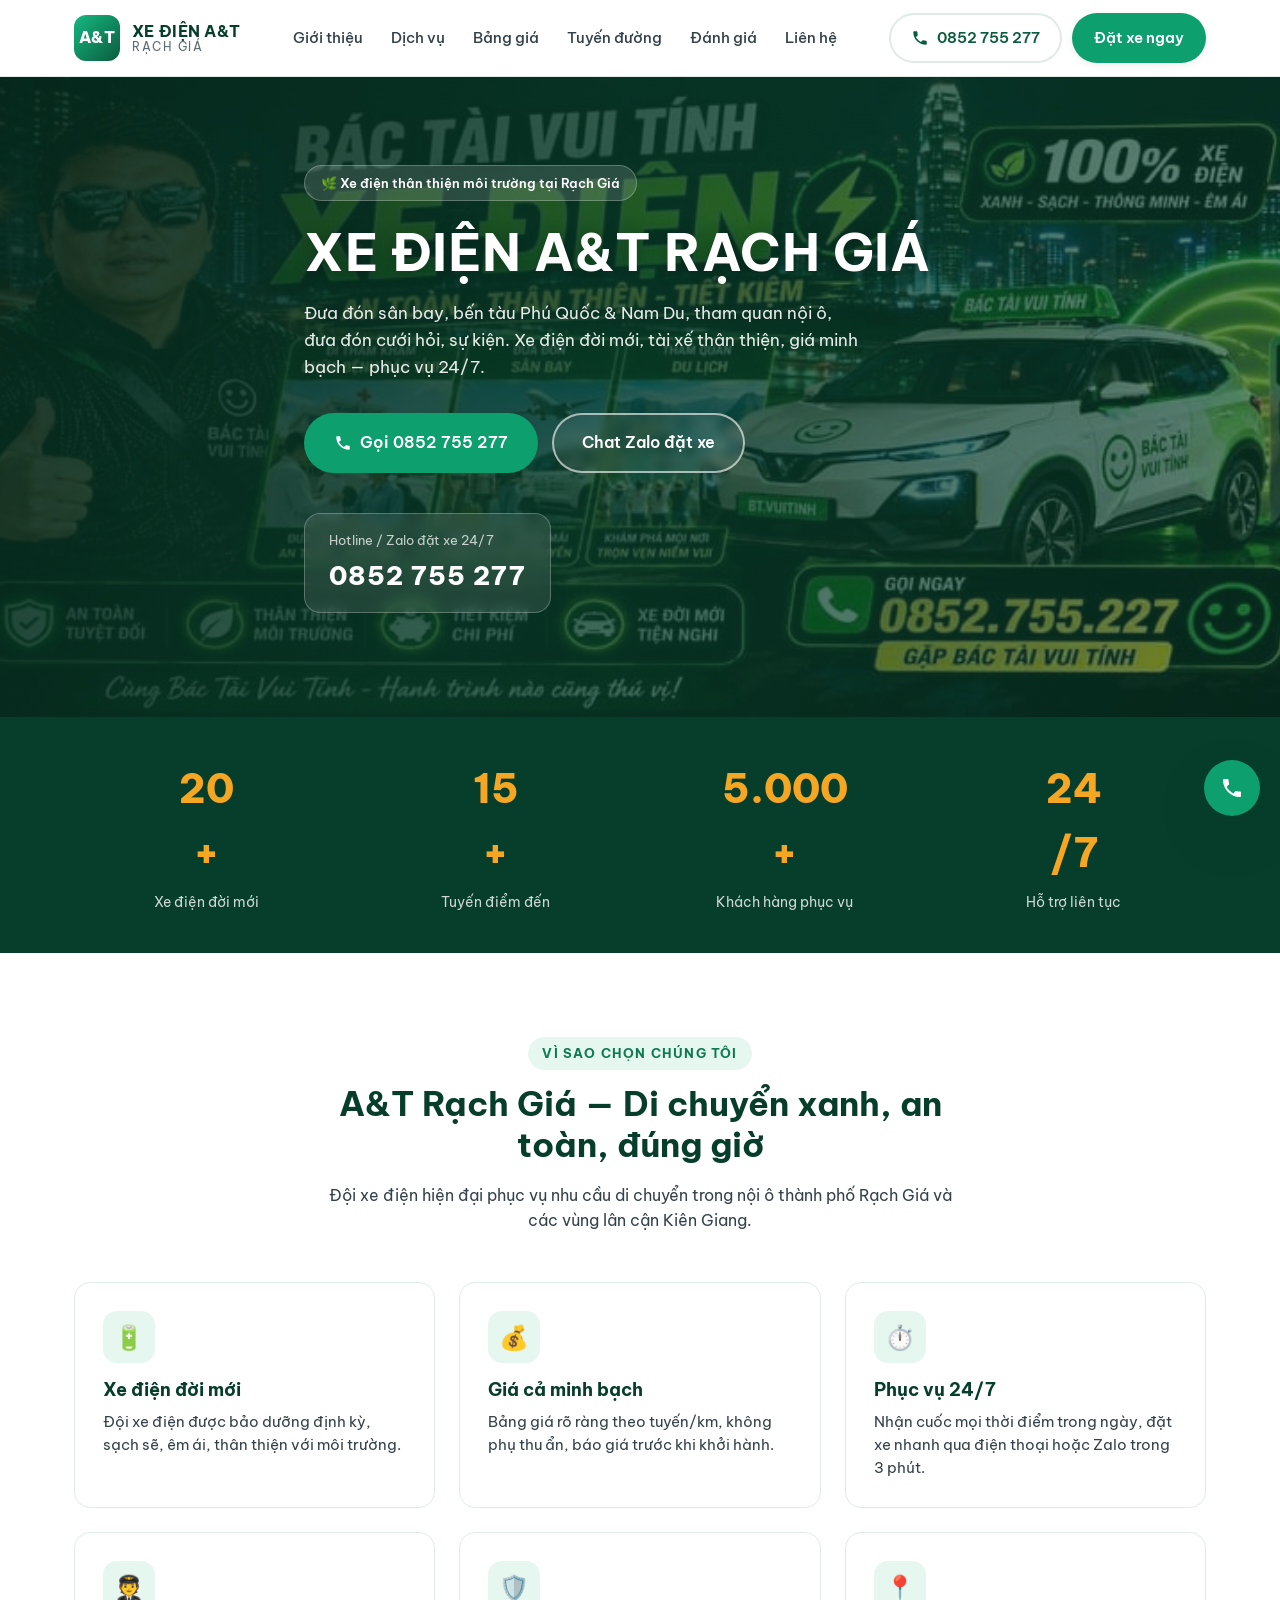
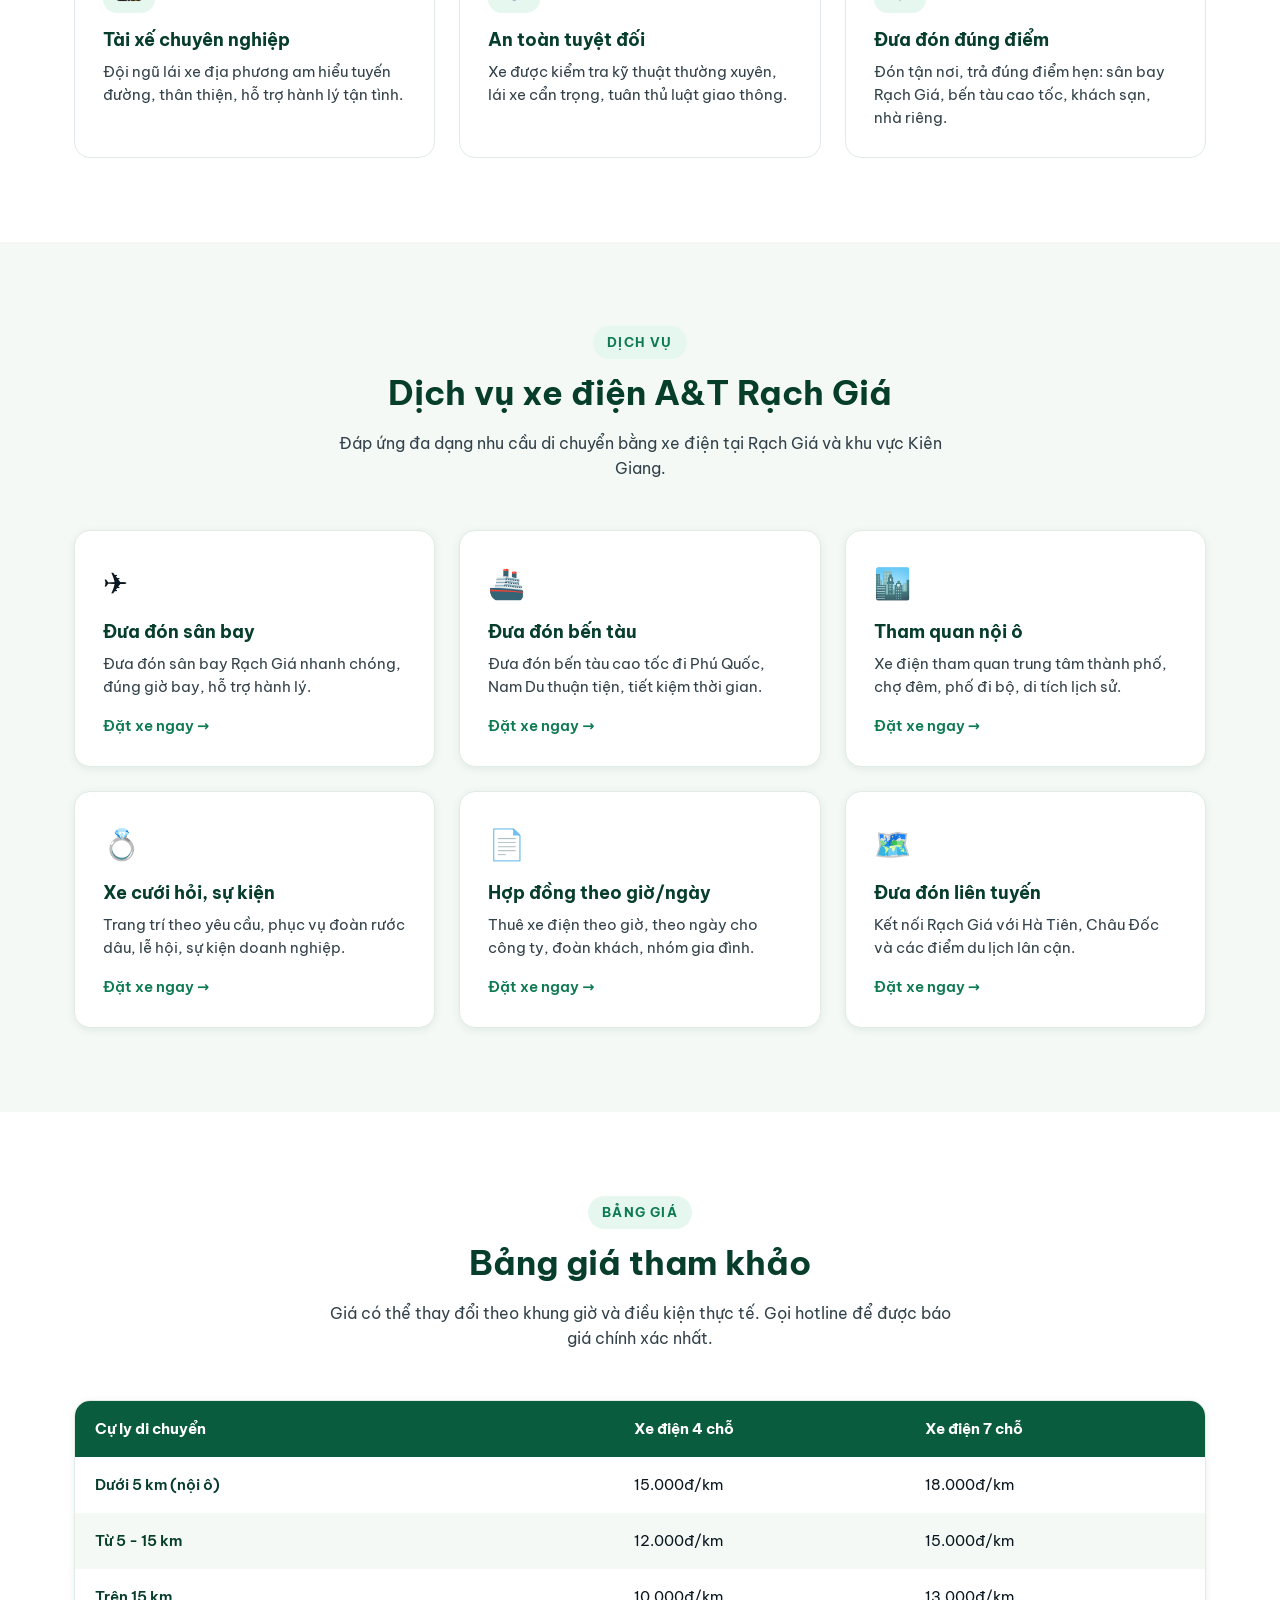
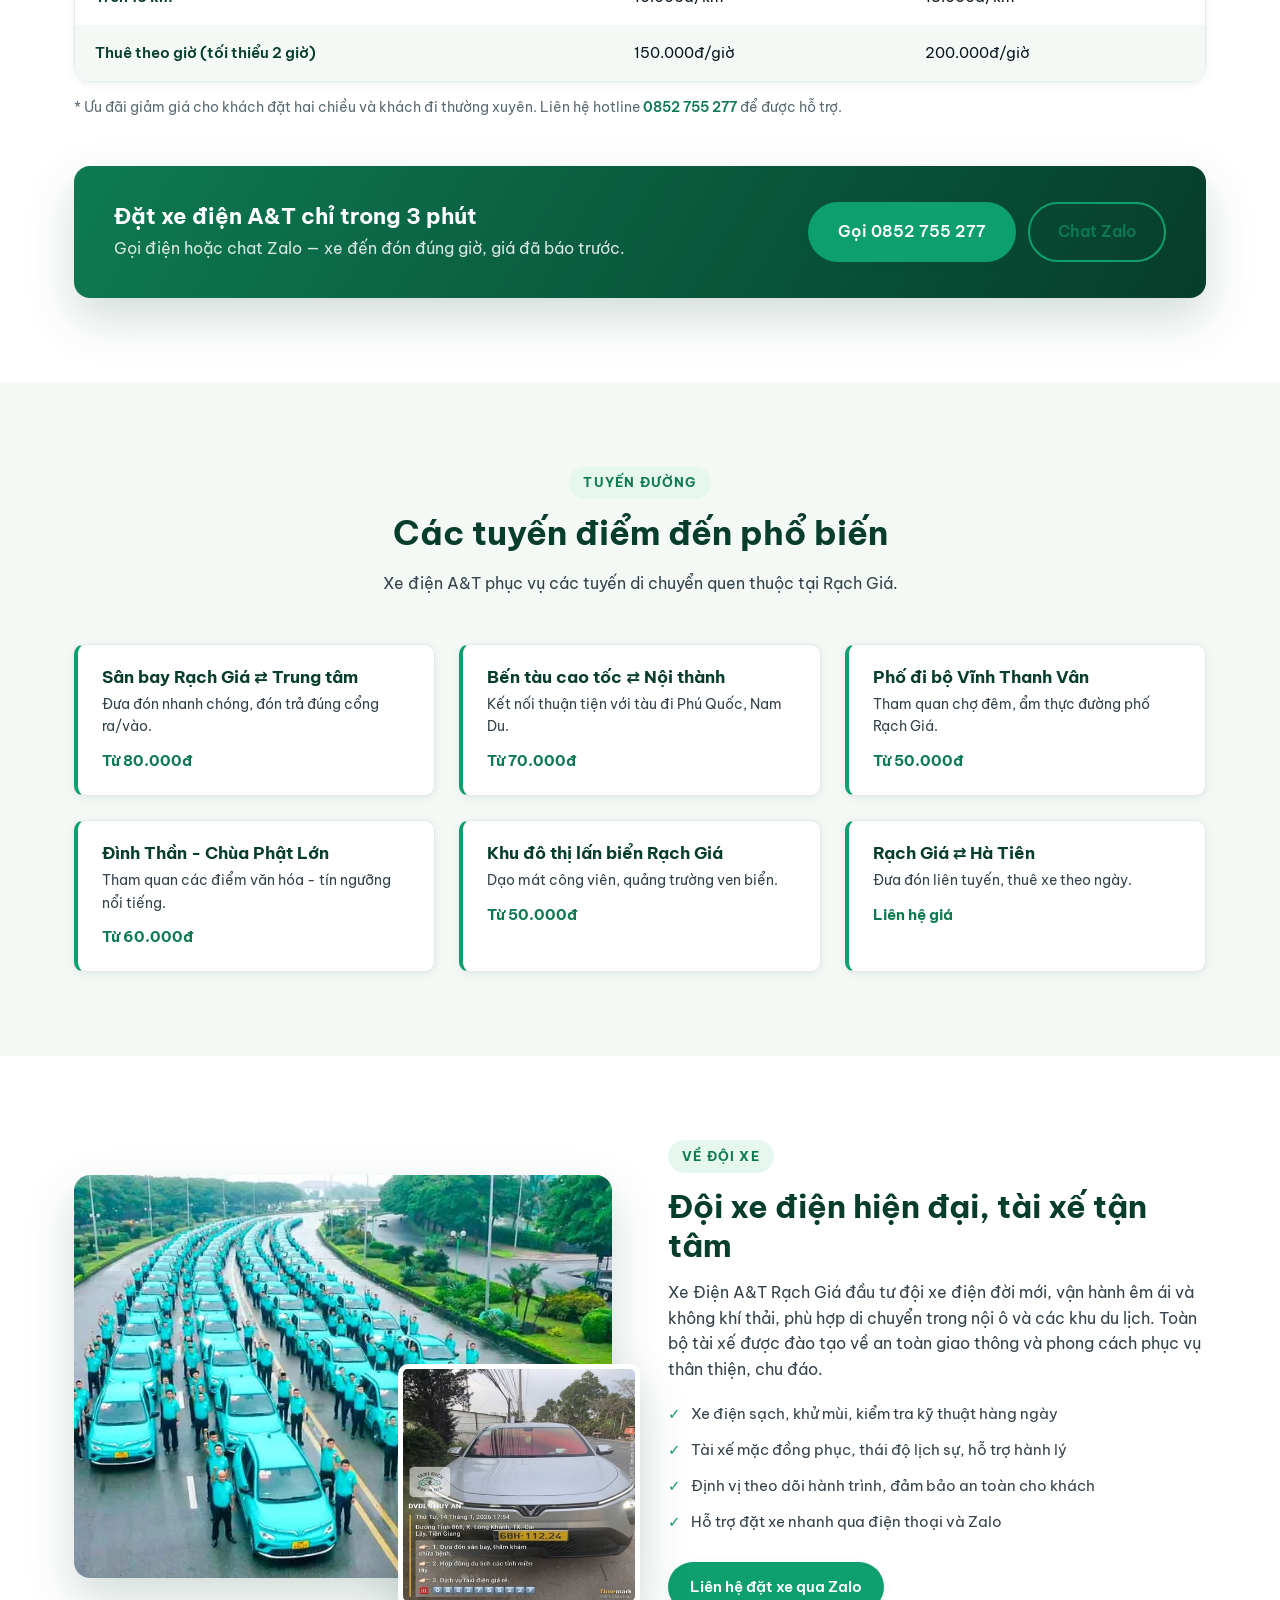
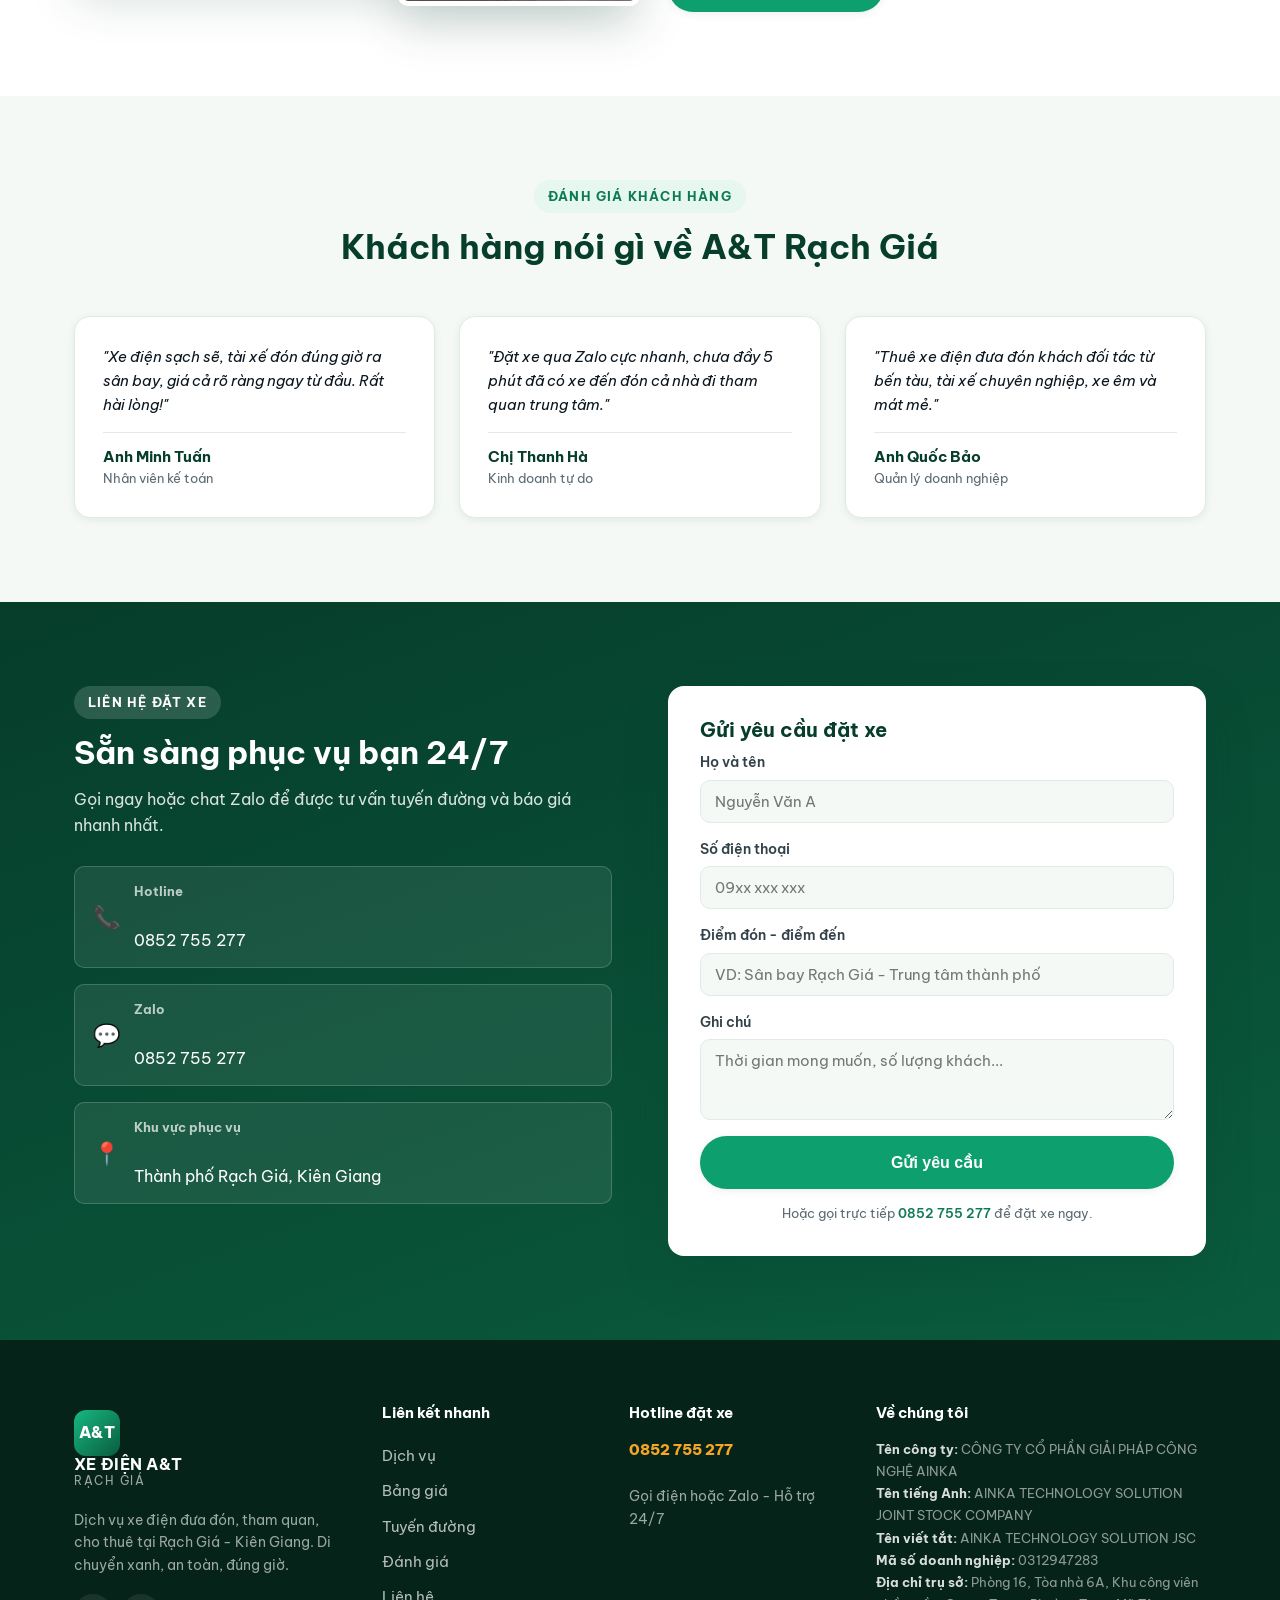
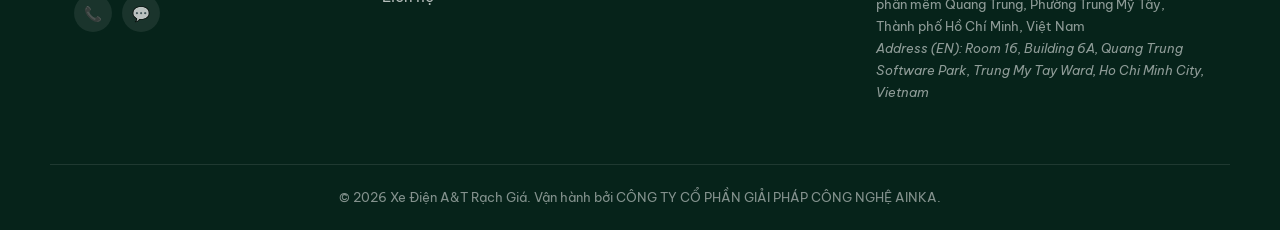
<file: index.html>
<!DOCTYPE html>
<html lang="vi">
<head>
<meta charset="UTF-8">
<meta name="viewport" content="width=device-width, initial-scale=1.0">
<title>XE ĐIỆN A&amp;T RẠCH GIÁ - Xe điện đưa đón, cho thuê, du lịch Rạch Giá</title>
<meta name="description" content="Xe Điện A&T Rạch Giá - Dịch vụ xe điện đưa đón sân bay, bến tàu Phú Quốc, du lịch, cưới hỏi, sự kiện tại Rạch Giá, Kiên Giang. Hotline/Zalo 0852 755 277.">
<link rel="icon" href="data:image/svg+xml,<svg xmlns=%22http://www.w3.org/2000/svg%22 viewBox=%220 0 100 100%22><rect width=%22100%22 height=%22100%22 rx=%2220%22 fill=%22%230e9f6e%22/><text x=%2250%22 y=%2262%22 font-size=%2244%22 font-family=%22Arial,sans-serif%22 font-weight=%22bold%22 fill=%22white%22 text-anchor=%22middle%22>AT</text></svg>">
<link rel="preconnect" href="https://fonts.googleapis.com">
<link rel="preconnect" href="https://fonts.gstatic.com" crossorigin>
<link href="https://fonts.googleapis.com/css2?family=Be+Vietnam+Pro:wght@400;500;600;700;800&display=swap" rel="stylesheet">
<link rel="stylesheet" href="./css/styles.css">
</head>
<body>

<!-- Sticky call bar (mobile) -->
<div class="mobile-callbar">
  <a href="tel:0852755277" class="mobile-callbar__btn mobile-callbar__btn--call">
    <svg viewBox="0 0 24 24"><path d="M6.6 10.8c1.4 2.8 3.8 5.1 6.6 6.6l2.2-2.2c.3-.3.7-.4 1-.2 1.1.4 2.3.6 3.6.6.6 0 1 .4 1 1V20c0 .6-.4 1-1 1C10.6 21 3 13.4 3 4c0-.6.4-1 1-1h3.5c.6 0 1 .4 1 1 0 1.3.2 2.5.6 3.6.1.4 0 .8-.2 1L6.6 10.8z"/></svg>
    Gọi ngay
  </a>
  <a href="https://zalo.me/0852755277" target="_blank" rel="noopener" class="mobile-callbar__btn mobile-callbar__btn--zalo">
    <svg viewBox="0 0 24 24"><path d="M12 2C6.5 2 2 5.9 2 10.7c0 2.7 1.4 5.1 3.7 6.8-.2.9-.7 2.4-.9 3.1-.1.3.2.5.5.4 1-.4 2.6-1.1 3.5-1.6.7.2 1.5.2 2.2.2 5.5 0 10-3.9 10-8.7S17.5 2 12 2z"/></svg>
    Chat Zalo
  </a>
</div>

<header class="site-header">
  <div class="container header-inner">
    <a href="#top" class="brand">
      <span class="brand__mark">A&amp;T</span>
      <span class="brand__text">
        <strong>XE ĐIỆN A&amp;T</strong>
        <small>RẠCH GIÁ</small>
      </span>
    </a>

    <nav class="main-nav" id="main-nav">
      <a href="#gioi-thieu">Giới thiệu</a>
      <a href="#dich-vu">Dịch vụ</a>
      <a href="#bang-gia">Bảng giá</a>
      <a href="#tuyen-duong">Tuyến đường</a>
      <a href="#danh-gia">Đánh giá</a>
      <a href="#lien-he">Liên hệ</a>
    </nav>

    <div class="header-actions">
      <a href="tel:0852755277" class="btn btn--ghost">
        <svg viewBox="0 0 24 24"><path d="M6.6 10.8c1.4 2.8 3.8 5.1 6.6 6.6l2.2-2.2c.3-.3.7-.4 1-.2 1.1.4 2.3.6 3.6.6.6 0 1 .4 1 1V20c0 .6-.4 1-1 1C10.6 21 3 13.4 3 4c0-.6.4-1 1-1h3.5c.6 0 1 .4 1 1 0 1.3.2 2.5.6 3.6.1.4 0 .8-.2 1L6.6 10.8z"/></svg>
        0852 755 277
      </a>
      <a href="https://zalo.me/0852755277" target="_blank" rel="noopener" class="btn btn--primary">Đặt xe ngay</a>
    </div>

    <button class="nav-toggle" id="nav-toggle" aria-label="Mở menu" aria-expanded="false" aria-controls="main-nav">
      <span></span><span></span><span></span>
    </button>
  </div>
</header>

<main id="top">

  <!-- HERO -->
  <section class="hero" id="gioi-thieu">
    <div class="hero__bg">
      <img src="./img/baner.JPG" alt="Xe 4 Chổ - 7 Chổ Rạch Giá" loading="eager">
      <div class="hero__overlay"></div>
    </div>
    <div class="container hero__content">
      <span class="pill">🌿 Xe điện thân thiện môi trường tại Rạch Giá</span>
      <h1>XE ĐIỆN A&amp;T RẠCH GIÁ</h1>
      <p class="hero__lead">Đưa đón sân bay, bến tàu Phú Quốc &amp; Nam Du, tham quan nội ô, đưa đón cưới hỏi, sự kiện. Xe điện đời mới, tài xế thân thiện, giá minh bạch — phục vụ 24/7.</p>

      <div class="hero__cta">
        <a href="tel:0852755277" class="btn btn--primary btn--lg">
          <svg viewBox="0 0 24 24"><path d="M6.6 10.8c1.4 2.8 3.8 5.1 6.6 6.6l2.2-2.2c.3-.3.7-.4 1-.2 1.1.4 2.3.6 3.6.6.6 0 1 .4 1 1V20c0 .6-.4 1-1 1C10.6 21 3 13.4 3 4c0-.6.4-1 1-1h3.5c.6 0 1 .4 1 1 0 1.3.2 2.5.6 3.6.1.4 0 .8-.2 1L6.6 10.8z"/></svg>
          Gọi 0852 755 277
        </a>
        <a href="https://zalo.me/0852755277" target="_blank" rel="noopener" class="btn btn--outline-light btn--lg">Chat Zalo đặt xe</a>
      </div>

      <div class="hero__phone-card">
        <span class="hero__phone-label">Hotline / Zalo đặt xe 24/7</span>
        <a href="tel:0852755277" class="hero__phone-number">0852 755 277</a>
      </div>
    </div>
  </section>

  <!-- STATS -->
  <section class="stats">
    <div class="container stats__grid">
      <div class="stat">
        <span class="stat__num" data-count="20">0</span><span class="stat__suffix">+</span>
        <span class="stat__label">Xe điện đời mới</span>
      </div>
      <div class="stat">
        <span class="stat__num" data-count="15">0</span><span class="stat__suffix">+</span>
        <span class="stat__label">Tuyến điểm đến</span>
      </div>
      <div class="stat">
        <span class="stat__num" data-count="5000">0</span><span class="stat__suffix">+</span>
        <span class="stat__label">Khách hàng phục vụ</span>
      </div>
      <div class="stat">
        <span class="stat__num" data-count="24">0</span><span class="stat__suffix">/7</span>
        <span class="stat__label">Hỗ trợ liên tục</span>
      </div>
    </div>
  </section>

  <!-- WHY CHOOSE US -->
  <section class="section why">
    <div class="container">
      <div class="section-head">
        <span class="eyebrow">Vì sao chọn chúng tôi</span>
        <h2>A&amp;T Rạch Giá — Di chuyển xanh, an toàn, đúng giờ</h2>
        <p>Đội xe điện hiện đại phục vụ nhu cầu di chuyển trong nội ô thành phố Rạch Giá và các vùng lân cận Kiên Giang.</p>
      </div>
      <div class="grid grid--3 why__grid">
        <div class="card">
          <div class="card__icon">🔋</div>
          <h3>Xe điện đời mới</h3>
          <p>Đội xe điện được bảo dưỡng định kỳ, sạch sẽ, êm ái, thân thiện với môi trường.</p>
        </div>
        <div class="card">
          <div class="card__icon">💰</div>
          <h3>Giá cả minh bạch</h3>
          <p>Bảng giá rõ ràng theo tuyến/km, không phụ thu ẩn, báo giá trước khi khởi hành.</p>
        </div>
        <div class="card">
          <div class="card__icon">⏱️</div>
          <h3>Phục vụ 24/7</h3>
          <p>Nhận cuốc mọi thời điểm trong ngày, đặt xe nhanh qua điện thoại hoặc Zalo trong 3 phút.</p>
        </div>
        <div class="card">
          <div class="card__icon">🧑‍✈️</div>
          <h3>Tài xế chuyên nghiệp</h3>
          <p>Đội ngũ lái xe địa phương am hiểu tuyến đường, thân thiện, hỗ trợ hành lý tận tình.</p>
        </div>
        <div class="card">
          <div class="card__icon">🛡️</div>
          <h3>An toàn tuyệt đối</h3>
          <p>Xe được kiểm tra kỹ thuật thường xuyên, lái xe cẩn trọng, tuân thủ luật giao thông.</p>
        </div>
        <div class="card">
          <div class="card__icon">📍</div>
          <h3>Đưa đón đúng điểm</h3>
          <p>Đón tận nơi, trả đúng điểm hẹn: sân bay Rạch Giá, bến tàu cao tốc, khách sạn, nhà riêng.</p>
        </div>
      </div>
    </div>
  </section>

  <!-- SERVICES -->
  <section class="section section--alt" id="dich-vu">
    <div class="container">
      <div class="section-head">
        <span class="eyebrow">Dịch vụ</span>
        <h2>Dịch vụ xe điện A&amp;T Rạch Giá</h2>
        <p>Đáp ứng đa dạng nhu cầu di chuyển bằng xe điện tại Rạch Giá và khu vực Kiên Giang.</p>
      </div>
      <div class="grid grid--3">
        <div class="service">
          <div class="service__icon">✈️</div>
          <h3>Đưa đón sân bay</h3>
          <p>Đưa đón sân bay Rạch Giá nhanh chóng, đúng giờ bay, hỗ trợ hành lý.</p>
          <a href="tel:0852755277" class="service__link">Đặt xe ngay →</a>
        </div>
        <div class="service">
          <div class="service__icon">🚢</div>
          <h3>Đưa đón bến tàu</h3>
          <p>Đưa đón bến tàu cao tốc đi Phú Quốc, Nam Du thuận tiện, tiết kiệm thời gian.</p>
          <a href="tel:0852755277" class="service__link">Đặt xe ngay →</a>
        </div>
        <div class="service">
          <div class="service__icon">🏙️</div>
          <h3>Tham quan nội ô</h3>
          <p>Xe điện tham quan trung tâm thành phố, chợ đêm, phố đi bộ, di tích lịch sử.</p>
          <a href="tel:0852755277" class="service__link">Đặt xe ngay →</a>
        </div>
        <div class="service">
          <div class="service__icon">💍</div>
          <h3>Xe cưới hỏi, sự kiện</h3>
          <p>Trang trí theo yêu cầu, phục vụ đoàn rước dâu, lễ hội, sự kiện doanh nghiệp.</p>
          <a href="tel:0852755277" class="service__link">Đặt xe ngay →</a>
        </div>
        <div class="service">
          <div class="service__icon">📄</div>
          <h3>Hợp đồng theo giờ/ngày</h3>
          <p>Thuê xe điện theo giờ, theo ngày cho công ty, đoàn khách, nhóm gia đình.</p>
          <a href="tel:0852755277" class="service__link">Đặt xe ngay →</a>
        </div>
        <div class="service">
          <div class="service__icon">🗺️</div>
          <h3>Đưa đón liên tuyến</h3>
          <p>Kết nối Rạch Giá với Hà Tiên, Châu Đốc và các điểm du lịch lân cận.</p>
          <a href="tel:0852755277" class="service__link">Đặt xe ngay →</a>
        </div>
      </div>
    </div>
  </section>

  <!-- PRICING -->
  <section class="section" id="bang-gia">
    <div class="container">
      <div class="section-head">
        <span class="eyebrow">Bảng giá</span>
        <h2>Bảng giá tham khảo</h2>
        <p>Giá có thể thay đổi theo khung giờ và điều kiện thực tế. Gọi hotline để được báo giá chính xác nhất.</p>
      </div>

      <div class="table-wrap">
        <table class="price-table">
          <thead>
            <tr>
              <th>Cự ly di chuyển</th>
              <th>Xe điện 4 chỗ</th>
              <th>Xe điện 7 chỗ</th>
            </tr>
          </thead>
          <tbody>
            <tr>
              <td>Dưới 5 km (nội ô)</td>
              <td>15.000đ/km</td>
              <td>18.000đ/km</td>
            </tr>
            <tr>
              <td>Từ 5 - 15 km</td>
              <td>12.000đ/km</td>
              <td>15.000đ/km</td>
            </tr>
            <tr>
              <td>Trên 15 km</td>
              <td>10.000đ/km</td>
              <td>13.000đ/km</td>
            </tr>
            <tr>
              <td>Thuê theo giờ (tối thiểu 2 giờ)</td>
              <td>150.000đ/giờ</td>
              <td>200.000đ/giờ</td>
            </tr>
          </tbody>
        </table>
      </div>
      <p class="price-note">* Ưu đãi giảm giá cho khách đặt hai chiều và khách đi thường xuyên. Liên hệ hotline <a href="tel:0852755277">0852 755 277</a> để được hỗ trợ.</p>

      <div class="cta-banner">
        <div class="cta-banner__text">
          <h3>Đặt xe điện A&amp;T chỉ trong 3 phút</h3>
          <p>Gọi điện hoặc chat Zalo — xe đến đón đúng giờ, giá đã báo trước.</p>
        </div>
        <div class="cta-banner__actions">
          <a href="tel:0852755277" class="btn btn--primary btn--lg">Gọi 0852 755 277</a>
          <a href="https://zalo.me/0852755277" target="_blank" rel="noopener" class="btn btn--outline btn--lg">Chat Zalo</a>
        </div>
      </div>
    </div>
  </section>

  <!-- ROUTES -->
  <section class="section section--alt" id="tuyen-duong">
    <div class="container">
      <div class="section-head">
        <span class="eyebrow">Tuyến đường</span>
        <h2>Các tuyến điểm đến phổ biến</h2>
        <p>Xe điện A&amp;T phục vụ các tuyến di chuyển quen thuộc tại Rạch Giá.</p>
      </div>
      <div class="grid grid--3">
        <div class="route-card">
          <h3>Sân bay Rạch Giá ⇄ Trung tâm</h3>
          <p>Đưa đón nhanh chóng, đón trả đúng cổng ra/vào.</p>
          <span class="route-card__price">Từ 80.000đ</span>
        </div>
        <div class="route-card">
          <h3>Bến tàu cao tốc ⇄ Nội thành</h3>
          <p>Kết nối thuận tiện với tàu đi Phú Quốc, Nam Du.</p>
          <span class="route-card__price">Từ 70.000đ</span>
        </div>
        <div class="route-card">
          <h3>Phố đi bộ Vĩnh Thanh Vân</h3>
          <p>Tham quan chợ đêm, ẩm thực đường phố Rạch Giá.</p>
          <span class="route-card__price">Từ 50.000đ</span>
        </div>
        <div class="route-card">
          <h3>Đình Thần - Chùa Phật Lớn</h3>
          <p>Tham quan các điểm văn hóa - tín ngưỡng nổi tiếng.</p>
          <span class="route-card__price">Từ 60.000đ</span>
        </div>
        <div class="route-card">
          <h3>Khu đô thị lấn biển Rạch Giá</h3>
          <p>Dạo mát công viên, quảng trường ven biển.</p>
          <span class="route-card__price">Từ 50.000đ</span>
        </div>
        <div class="route-card">
          <h3>Rạch Giá ⇄ Hà Tiên</h3>
          <p>Đưa đón liên tuyến, thuê xe theo ngày.</p>
          <span class="route-card__price">Liên hệ giá</span>
        </div>
      </div>
    </div>
  </section>

  <!-- FLEET / ABOUT -->
  <section class="section fleet">
    <div class="container fleet__grid">
      <div class="fleet__images">
        <img src="./img/imghead.webp" alt="Đội Xe 4 Chổ - 7 Chổ Rạch Giá" loading="lazy" class="fleet__img fleet__img--main">
        <img src="./img/avatar.JPG" alt="Tài xế TmC RạCh Giá Rạch Giá" loading="lazy" class="fleet__img fleet__img--sub">
      </div>
      <div class="fleet__content">
        <span class="eyebrow">Về đội xe</span>
        <h2>Đội xe điện hiện đại, tài xế tận tâm</h2>
        <p>Xe Điện A&amp;T Rạch Giá đầu tư đội xe điện đời mới, vận hành êm ái và không khí thải, phù hợp di chuyển trong nội ô và các khu du lịch. Toàn bộ tài xế được đào tạo về an toàn giao thông và phong cách phục vụ thân thiện, chu đáo.</p>
        <ul class="checklist">
          <li>Xe điện sạch, khử mùi, kiểm tra kỹ thuật hàng ngày</li>
          <li>Tài xế mặc đồng phục, thái độ lịch sự, hỗ trợ hành lý</li>
          <li>Định vị theo dõi hành trình, đảm bảo an toàn cho khách</li>
          <li>Hỗ trợ đặt xe nhanh qua điện thoại và Zalo</li>
        </ul>
        <a href="https://zalo.me/0852755277" target="_blank" rel="noopener" class="btn btn--primary">Liên hệ đặt xe qua Zalo</a>
      </div>
    </div>
  </section>

  <!-- TESTIMONIALS -->
  <section class="section section--alt" id="danh-gia">
    <div class="container">
      <div class="section-head">
        <span class="eyebrow">Đánh giá khách hàng</span>
        <h2>Khách hàng nói gì về A&amp;T Rạch Giá</h2>
      </div>
      <div class="grid grid--3">
        <div class="testimonial">
          <p>"Xe điện sạch sẽ, tài xế đón đúng giờ ra sân bay, giá cả rõ ràng ngay từ đầu. Rất hài lòng!"</p>
          <div class="testimonial__author">
            <strong>Anh Minh Tuấn</strong>
            <span>Nhân viên kế toán</span>
          </div>
        </div>
        <div class="testimonial">
          <p>"Đặt xe qua Zalo cực nhanh, chưa đầy 5 phút đã có xe đến đón cả nhà đi tham quan trung tâm."</p>
          <div class="testimonial__author">
            <strong>Chị Thanh Hà</strong>
            <span>Kinh doanh tự do</span>
          </div>
        </div>
        <div class="testimonial">
          <p>"Thuê xe điện đưa đón khách đối tác từ bến tàu, tài xế chuyên nghiệp, xe êm và mát mẻ."</p>
          <div class="testimonial__author">
            <strong>Anh Quốc Bảo</strong>
            <span>Quản lý doanh nghiệp</span>
          </div>
        </div>
      </div>
    </div>
  </section>

  <!-- CONTACT -->
  <section class="section contact" id="lien-he">
    <div class="container contact__grid">
      <div class="contact__info">
        <span class="eyebrow eyebrow--light">Liên hệ đặt xe</span>
        <h2>Sẵn sàng phục vụ bạn 24/7</h2>
        <p>Gọi ngay hoặc chat Zalo để được tư vấn tuyến đường và báo giá nhanh nhất.</p>
        <div class="contact__methods">
          <a href="tel:0852755277" class="contact__method">
            <span class="contact__method-icon">📞</span>
            <span>
              <strong>Hotline</strong><br>0852 755 277
            </span>
          </a>
          <a href="https://zalo.me/0852755277" target="_blank" rel="noopener" class="contact__method">
            <span class="contact__method-icon">💬</span>
            <span>
              <strong>Zalo</strong><br>0852 755 277
            </span>
          </a>
          <div class="contact__method">
            <span class="contact__method-icon">📍</span>
            <span>
              <strong>Khu vực phục vụ</strong><br>Thành phố Rạch Giá, Kiên Giang
            </span>
          </div>
        </div>
      </div>
      <form class="contact__form" id="booking-form" data-netlify="true" netlify-honeypot="bot-field" name="dat-xe" method="POST">
        <input type="hidden" name="form-name" value="dat-xe">
        <p class="visually-hidden"><label>Bỏ qua trường này: <input name="bot-field"></label></p>
        <h3>Gửi yêu cầu đặt xe</h3>
        <div class="form-row">
          <label for="name">Họ và tên</label>
          <input type="text" id="name" name="name" required placeholder="Nguyễn Văn A">
        </div>
        <div class="form-row">
          <label for="phone">Số điện thoại</label>
          <input type="tel" id="phone" name="phone" required placeholder="09xx xxx xxx">
        </div>
        <div class="form-row">
          <label for="route">Điểm đón - điểm đến</label>
          <input type="text" id="route" name="route" placeholder="VD: Sân bay Rạch Giá - Trung tâm thành phố">
        </div>
        <div class="form-row">
          <label for="note">Ghi chú</label>
          <textarea id="note" name="note" rows="3" placeholder="Thời gian mong muốn, số lượng khách..."></textarea>
        </div>
        <button type="submit" class="btn btn--primary btn--lg btn--block">Gửi yêu cầu</button>
        <p class="form-hint" id="form-hint">Hoặc gọi trực tiếp <a href="tel:0852755277">0852 755 277</a> để đặt xe ngay.</p>
      </form>
    </div>
  </section>

</main>

<footer class="site-footer">
  <div class="container footer-grid">
    <div class="footer-col footer-col--brand">
      <a href="#top" class="brand brand--footer">
        <span class="brand__mark">A&amp;T</span>
        <span class="brand__text">
          <strong>XE ĐIỆN A&amp;T</strong>
          <small>RẠCH GIÁ</small>
        </span>
      </a>
      <p>Dịch vụ xe điện đưa đón, tham quan, cho thuê tại Rạch Giá - Kiên Giang. Di chuyển xanh, an toàn, đúng giờ.</p>
      <div class="footer-social">
        <a href="tel:0852755277" aria-label="Gọi điện">📞</a>
        <a href="https://zalo.me/0852755277" target="_blank" rel="noopener" aria-label="Chat Zalo">💬</a>
      </div>
    </div>

    <div class="footer-col">
      <h4>Liên kết nhanh</h4>
      <a href="#dich-vu">Dịch vụ</a>
      <a href="#bang-gia">Bảng giá</a>
      <a href="#tuyen-duong">Tuyến đường</a>
      <a href="#danh-gia">Đánh giá</a>
      <a href="#lien-he">Liên hệ</a>
    </div>

    <div class="footer-col">
      <h4>Hotline đặt xe</h4>
      <a href="tel:0852755277" class="footer-phone">0852 755 277</a>
      <p>Gọi điện hoặc Zalo - Hỗ trợ 24/7</p>
    </div>

    <div class="footer-col footer-col--about">
      <h4>Về chúng tôi</h4>
      <p>
        <strong>Tên công ty:</strong> CÔNG TY CỔ PHẦN GIẢI PHÁP CÔNG NGHỆ AINKA<br>
        <strong>Tên tiếng Anh:</strong> AINKA TECHNOLOGY SOLUTION JOINT STOCK COMPANY<br>
        <strong>Tên viết tắt:</strong> AINKA TECHNOLOGY SOLUTION JSC<br>
        <strong>Mã số doanh nghiệp:</strong> 0312947283<br>
        <strong>Địa chỉ trụ sở:</strong> Phòng 16, Tòa nhà 6A, Khu công viên phần mềm Quang Trung, Phường Trung Mỹ Tây, Thành phố Hồ Chí Minh, Việt Nam<br>
        <em>Address (EN): Room 16, Building 6A, Quang Trung Software Park, Trung My Tay Ward, Ho Chi Minh City, Vietnam</em>
      </p>
    </div>
  </div>

  <div class="footer-bottom">
    <div class="container footer-bottom__inner">
      <span>© <span id="year"></span> Xe Điện A&amp;T Rạch Giá. Vận hành bởi CÔNG TY CỔ PHẦN GIẢI PHÁP CÔNG NGHỆ AINKA.</span>
    </div>
  </div>
</footer>

<a href="tel:0852755277" class="fab-call" aria-label="Gọi ngay">
  <svg viewBox="0 0 24 24"><path d="M6.6 10.8c1.4 2.8 3.8 5.1 6.6 6.6l2.2-2.2c.3-.3.7-.4 1-.2 1.1.4 2.3.6 3.6.6.6 0 1 .4 1 1V20c0 .6-.4 1-1 1C10.6 21 3 13.4 3 4c0-.6.4-1 1-1h3.5c.6 0 1 .4 1 1 0 1.3.2 2.5.6 3.6.1.4 0 .8-.2 1L6.6 10.8z"/></svg>
</a>

<script src="script.js"></script>
</body>
</html>
</file>
<file: css/styles.css>
/* ===== Design tokens ===== */
:root {
  --green-900: #063d2b;
  --green-800: #0a5c3e;
  --green-700: #0e7a52;
  --green-600: #0e9f6e;
  --green-500: #16b881;
  --green-100: #e6f7ef;
  --ink-900: #0b1720;
  --ink-700: #33424a;
  --ink-500: #5b6b73;
  --paper: #ffffff;
  --paper-alt: #f4f9f6;
  --border: #e1ebe5;
  --gold: #f5a623;
  --shadow-sm: 0 2px 8px rgba(6, 61, 43, 0.08);
  --shadow-md: 0 8px 24px rgba(6, 61, 43, 0.12);
  --shadow-lg: 0 20px 48px rgba(6, 61, 43, 0.18);
  --radius: 16px;
  --radius-sm: 10px;
  --container: 1180px;
  --font: 'Be Vietnam Pro', 'Segoe UI', system-ui, -apple-system, sans-serif;
}

* { box-sizing: border-box; }
html { scroll-behavior: smooth; }
body {
  margin: 0;
  font-family: var(--font);
  color: var(--ink-900);
  background: var(--paper);
  line-height: 1.6;
  -webkit-font-smoothing: antialiased;
}
img { max-width: 100%; display: block; }
a { color: inherit; text-decoration: none; }
ul { margin: 0; padding: 0; }
h1, h2, h3, h4 { margin: 0 0 .5em; line-height: 1.2; font-weight: 700; }
p { margin: 0 0 1em; color: var(--ink-700); }
svg { width: 18px; height: 18px; fill: currentColor; flex-shrink: 0; }

.container {
  width: 100%;
  max-width: var(--container);
  margin: 0 auto;
  padding: 0 24px;
}
.visually-hidden { position: absolute; width: 1px; height: 1px; overflow: hidden; opacity: 0; }

/* ===== Buttons ===== */
.btn {
  display: inline-flex;
  align-items: center;
  gap: 8px;
  padding: 11px 20px;
  border-radius: 999px;
  font-weight: 600;
  font-size: 15px;
  border: 2px solid transparent;
  cursor: pointer;
  transition: transform .15s ease, box-shadow .15s ease, background .2s ease;
  white-space: nowrap;
}
.btn:hover { transform: translateY(-1px); }
.btn--primary { background: var(--green-600); color: #fff; box-shadow: var(--shadow-sm); }
.btn--primary:hover { background: var(--green-700); box-shadow: var(--shadow-md); }
.btn--ghost { background: transparent; color: var(--green-800); border-color: var(--border); }
.btn--ghost:hover { border-color: var(--green-600); }
.btn--outline { background: transparent; color: var(--green-700); border-color: var(--green-600); }
.btn--outline:hover { background: var(--green-100); }
.btn--outline-light { background: rgba(255,255,255,.08); color: #fff; border-color: rgba(255,255,255,.6); backdrop-filter: blur(4px); }
.btn--outline-light:hover { background: rgba(255,255,255,.18); }
.btn--lg { padding: 15px 28px; font-size: 16px; }
.btn--block { width: 100%; justify-content: center; }

/* ===== Header ===== */
.site-header {
  position: sticky;
  top: 0;
  z-index: 50;
  background: rgba(255,255,255,.92);
  backdrop-filter: blur(10px);
  border-bottom: 1px solid var(--border);
}
.header-inner {
  display: flex;
  align-items: center;
  justify-content: space-between;
  gap: 16px;
  height: 76px;
}
.brand { display: flex; align-items: center; gap: 12px; }
.brand__mark {
  display: grid;
  place-items: center;
  width: 46px;
  height: 46px;
  border-radius: 12px;
  background: linear-gradient(135deg, var(--green-500), var(--green-800));
  color: #fff;
  font-weight: 800;
  font-size: 16px;
  letter-spacing: .5px;
  flex-shrink: 0;
}
.brand__text { display: flex; flex-direction: column; line-height: 1.1; }
.brand__text strong { font-size: 16px; color: var(--green-900); letter-spacing: .3px; }
.brand__text small { font-size: 12px; color: var(--ink-500); letter-spacing: 1.5px; }

.main-nav { display: flex; align-items: center; gap: 28px; }
.main-nav a { font-weight: 500; font-size: 15px; color: var(--ink-700); transition: color .15s; }
.main-nav a:hover { color: var(--green-700); }

.header-actions { display: flex; align-items: center; gap: 10px; }
.nav-toggle {
  display: none;
  flex-direction: column;
  justify-content: center;
  gap: 5px;
  width: 40px;
  height: 40px;
  border: 1px solid var(--border);
  border-radius: 10px;
  background: #fff;
  cursor: pointer;
}
.nav-toggle span { display: block; width: 18px; height: 2px; background: var(--ink-900); margin: 0 auto; transition: .2s; }

/* ===== Hero ===== */
.hero {
  position: relative;
  min-height: 640px;
  display: flex;
  align-items: center;
  overflow: hidden;
  color: #fff;
}
.hero__bg { position: absolute; inset: 0; z-index: 0; }
.hero__bg img { width: 100%; height: 100%; object-fit: cover; }
.hero__overlay {
  position: absolute; inset: 0;
  background: linear-gradient(115deg, rgba(6,42,29,.92) 0%, rgba(8,60,42,.82) 45%, rgba(10,70,48,.55) 100%);
}
.hero__content { position: relative; z-index: 1; padding: 80px 24px 96px; max-width: 720px; }
.pill {
  display: inline-flex;
  padding: 7px 16px;
  border-radius: 999px;
  background: rgba(255,255,255,.14);
  border: 1px solid rgba(255,255,255,.25);
  font-size: 13px;
  font-weight: 600;
  margin-bottom: 20px;
}
.hero h1 {
  font-size: clamp(32px, 5vw, 52px);
  letter-spacing: .5px;
  margin-bottom: 16px;
  text-shadow: 0 2px 16px rgba(0,0,0,.25);
}
.hero__lead { font-size: 17px; color: rgba(255,255,255,.9); max-width: 560px; margin-bottom: 32px; }
.hero__cta { display: flex; flex-wrap: wrap; gap: 14px; margin-bottom: 40px; }
.hero__phone-card {
  display: inline-flex;
  flex-direction: column;
  gap: 4px;
  padding: 16px 24px;
  border-radius: var(--radius);
  background: rgba(255,255,255,.1);
  border: 1px solid rgba(255,255,255,.25);
  backdrop-filter: blur(6px);
  width: fit-content;
}
.hero__phone-label { font-size: 13px; color: rgba(255,255,255,.75); }
.hero__phone-number { font-size: 26px; font-weight: 800; letter-spacing: 1px; color: #fff; }

/* ===== Stats ===== */
.stats { background: var(--green-900); color: #fff; padding: 40px 0; }
.stats__grid {
  display: grid;
  grid-template-columns: repeat(4, 1fr);
  gap: 24px;
  text-align: center;
}
.stat { display: flex; flex-direction: column; align-items: center; }
.stat__num, .stat__suffix { font-size: clamp(28px, 4vw, 40px); font-weight: 800; color: var(--gold); display: inline; }
.stat__label { margin-top: 6px; font-size: 14px; color: rgba(255,255,255,.8); }

/* ===== Sections ===== */
.section { padding: 84px 0; }
.section--alt { background: var(--paper-alt); }
.section-head { max-width: 640px; margin: 0 auto 48px; text-align: center; }
.eyebrow {
  display: inline-block;
  font-size: 13px;
  font-weight: 700;
  letter-spacing: 1.2px;
  text-transform: uppercase;
  color: var(--green-700);
  background: var(--green-100);
  padding: 6px 14px;
  border-radius: 999px;
  margin-bottom: 14px;
}
.eyebrow--light { background: rgba(255,255,255,.15); color: #fff; }
.section-head h2 { font-size: clamp(24px, 3.5vw, 34px); color: var(--green-900); }
.section-head p { font-size: 16px; }

.grid { display: grid; gap: 24px; }
.grid--3 { grid-template-columns: repeat(3, 1fr); }

/* Cards */
.card {
  background: #fff;
  border: 1px solid var(--border);
  border-radius: var(--radius);
  padding: 28px;
  transition: transform .2s ease, box-shadow .2s ease;
}
.card:hover { transform: translateY(-4px); box-shadow: var(--shadow-md); }
.card__icon {
  width: 52px; height: 52px;
  display: grid; place-items: center;
  border-radius: 14px;
  background: var(--green-100);
  font-size: 24px;
  margin-bottom: 16px;
}
.card h3 { font-size: 18px; color: var(--green-900); }
.card p { font-size: 14.5px; margin-bottom: 0; }

/* Services */
.service {
  background: #fff;
  border: 1px solid var(--border);
  border-radius: var(--radius);
  padding: 28px;
  box-shadow: var(--shadow-sm);
  transition: transform .2s ease, box-shadow .2s ease;
}
.service:hover { transform: translateY(-4px); box-shadow: var(--shadow-md); }
.service__icon { font-size: 30px; margin-bottom: 14px; }
.service h3 { font-size: 18px; color: var(--green-900); }
.service p { font-size: 14.5px; }
.service__link { font-weight: 600; color: var(--green-700); font-size: 14.5px; }
.service__link:hover { text-decoration: underline; }

/* Pricing */
.table-wrap { overflow-x: auto; border-radius: var(--radius); box-shadow: var(--shadow-sm); border: 1px solid var(--border); }
.price-table { width: 100%; border-collapse: collapse; min-width: 480px; background: #fff; }
.price-table th, .price-table td { padding: 16px 20px; text-align: left; font-size: 15px; }
.price-table thead th { background: var(--green-800); color: #fff; font-weight: 700; }
.price-table tbody tr:nth-child(even) { background: var(--paper-alt); }
.price-table tbody td:first-child { font-weight: 600; color: var(--green-900); }
.price-note { font-size: 14px; margin-top: 14px; color: var(--ink-500); }
.price-note a { color: var(--green-700); font-weight: 600; }

.cta-banner {
  margin-top: 48px;
  display: flex;
  flex-wrap: wrap;
  align-items: center;
  justify-content: space-between;
  gap: 24px;
  background: linear-gradient(120deg, var(--green-700), var(--green-900));
  color: #fff;
  border-radius: var(--radius);
  padding: 36px 40px;
  box-shadow: var(--shadow-lg);
}
.cta-banner h3 { font-size: 22px; margin-bottom: 6px; }
.cta-banner p { color: rgba(255,255,255,.85); margin: 0; }
.cta-banner__actions { display: flex; gap: 12px; flex-wrap: wrap; }

/* Route cards */
.route-card {
  background: #fff;
  border: 1px solid var(--border);
  border-left: 4px solid var(--green-600);
  border-radius: var(--radius-sm);
  padding: 22px 24px;
  box-shadow: var(--shadow-sm);
}
.route-card h3 { font-size: 16.5px; color: var(--green-900); margin-bottom: 6px; }
.route-card p { font-size: 14px; margin-bottom: 10px; }
.route-card__price { font-weight: 700; color: var(--green-700); font-size: 14.5px; }

/* Fleet / about */
.fleet__grid { display: grid; grid-template-columns: 1fr 1fr; gap: 56px; align-items: center; }
.fleet__images { position: relative; }
.fleet__img--main { border-radius: var(--radius); box-shadow: var(--shadow-lg); width: 100%; aspect-ratio: 4/3; object-fit: cover; }
.fleet__img--sub {
  position: absolute;
  bottom: -28px;
  right: -28px;
  width: 45%;
  border-radius: var(--radius-sm);
  border: 5px solid #fff;
  box-shadow: var(--shadow-lg);
  aspect-ratio: 1/1;
  object-fit: cover;
}
.fleet__content h2 { color: var(--green-900); font-size: clamp(24px, 3.5vw, 32px); }
.checklist { margin: 20px 0 28px; display: flex; flex-direction: column; gap: 12px; }
.checklist li { list-style: none; display: flex; gap: 10px; font-size: 15px; color: var(--ink-700); }
.checklist li::before { content: "✓"; color: var(--green-600); font-weight: 800; flex-shrink: 0; }

/* Testimonials */
.testimonial {
  background: #fff;
  border-radius: var(--radius);
  padding: 28px;
  border: 1px solid var(--border);
  box-shadow: var(--shadow-sm);
}
.testimonial p { font-style: italic; color: var(--ink-900); font-size: 15px; }
.testimonial__author { display: flex; flex-direction: column; border-top: 1px solid var(--border); padding-top: 12px; margin-top: 8px; }
.testimonial__author strong { color: var(--green-900); font-size: 14.5px; }
.testimonial__author span { font-size: 13px; color: var(--ink-500); }

/* Contact */
.contact { background: linear-gradient(160deg, var(--green-900), var(--green-800)); color: #fff; }
.contact__grid { display: grid; grid-template-columns: 1fr 1fr; gap: 56px; align-items: start; }
.contact h2 { font-size: clamp(24px, 3.5vw, 32px); }
.contact__info p { color: rgba(255,255,255,.85); }
.contact__methods { display: flex; flex-direction: column; gap: 16px; margin-top: 28px; }
.contact__method {
  display: flex;
  align-items: center;
  gap: 14px;
  background: rgba(255,255,255,.08);
  border: 1px solid rgba(255,255,255,.18);
  border-radius: var(--radius-sm);
  padding: 14px 18px;
  transition: background .2s;
}
.contact__method:hover { background: rgba(255,255,255,.15); }
.contact__method-icon { font-size: 22px; }
.contact__method strong { display: block; font-size: 13px; color: rgba(255,255,255,.7); }

.contact__form {
  background: #fff;
  border-radius: var(--radius);
  padding: 32px;
  color: var(--ink-900);
  box-shadow: var(--shadow-lg);
}
.contact__form h3 { color: var(--green-900); font-size: 20px; }
.form-row { margin-bottom: 16px; display: flex; flex-direction: column; gap: 6px; }
.form-row label { font-size: 13.5px; font-weight: 600; color: var(--ink-700); }
.form-row input, .form-row textarea {
  font-family: inherit;
  font-size: 15px;
  padding: 11px 14px;
  border-radius: var(--radius-sm);
  border: 1px solid var(--border);
  background: var(--paper-alt);
  color: var(--ink-900);
  resize: vertical;
}
.form-row input:focus, .form-row textarea:focus { outline: 2px solid var(--green-500); background: #fff; }
.form-hint { font-size: 13px; color: var(--ink-500); text-align: center; margin: 14px 0 0; }
.form-hint a { color: var(--green-700); font-weight: 600; }

/* Footer */
.site-footer { background: #06231a; color: rgba(255,255,255,.75); padding: 64px 0 0; }
.footer-grid { display: grid; grid-template-columns: 1.3fr 1fr 1fr 1.6fr; gap: 40px; padding-bottom: 48px; border-bottom: 1px solid rgba(255,255,255,.1); }
.brand--footer .brand__text strong { color: #fff; }
.brand--footer .brand__text small { color: rgba(255,255,255,.6); }
.footer-col h4 { color: #fff; font-size: 15px; margin-bottom: 16px; }
.footer-col a { display: block; padding: 6px 0; font-size: 14.5px; color: rgba(255,255,255,.7); transition: color .15s; }
.footer-col a:hover { color: #fff; }
.footer-col p { font-size: 14px; margin-top: 16px; color: rgba(255,255,255,.6); }
.footer-social { display: flex; gap: 10px; margin-top: 18px; }
.footer-social a {
  display: grid; place-items: center;
  width: 38px; height: 38px;
  border-radius: 50%;
  background: rgba(255,255,255,.08);
  padding: 0;
}
.footer-social a:hover { background: var(--green-600); }
.footer-phone { font-size: 20px; font-weight: 800; color: var(--gold) !important; padding: 0 0 8px !important; }
.footer-col--about p { font-size: 13px; line-height: 1.7; color: rgba(255,255,255,.55); margin-top: 0; }
.footer-col--about strong { color: rgba(255,255,255,.85); }
.footer-bottom { padding: 22px 0; text-align: center; font-size: 13px; color: rgba(255,255,255,.5); }

/* FAB + mobile call bar */
.fab-call {
  position: fixed;
  right: 20px;
  bottom: 84px;
  width: 56px; height: 56px;
  border-radius: 50%;
  background: var(--green-600);
  color: #fff;
  display: grid;
  place-items: center;
  box-shadow: var(--shadow-lg);
  z-index: 60;
  animation: pulse 2.4s infinite;
}
.fab-call svg { width: 24px; height: 24px; }
@keyframes pulse {
  0% { box-shadow: 0 0 0 0 rgba(14,159,110,.5), var(--shadow-lg); }
  70% { box-shadow: 0 0 0 14px rgba(14,159,110,0), var(--shadow-lg); }
  100% { box-shadow: 0 0 0 0 rgba(14,159,110,0), var(--shadow-lg); }
}
.mobile-callbar {
  display: none;
  position: fixed;
  bottom: 0; left: 0; right: 0;
  z-index: 60;
  background: #fff;
  border-top: 1px solid var(--border);
  box-shadow: 0 -4px 16px rgba(0,0,0,.08);
}
.mobile-callbar__btn {
  flex: 1;
  display: flex;
  align-items: center;
  justify-content: center;
  gap: 8px;
  padding: 14px 0;
  font-weight: 700;
  font-size: 15px;
}
.mobile-callbar__btn--call { background: var(--green-600); color: #fff; }
.mobile-callbar__btn--zalo { background: #fff; color: var(--green-800); }

/* ===== Responsive ===== */
@media (max-width: 980px) {
  .grid--3 { grid-template-columns: repeat(2, 1fr); }
  .fleet__grid, .contact__grid { grid-template-columns: 1fr; }
  .footer-grid { grid-template-columns: 1fr 1fr; }
}

@media (max-width: 860px) {
  .main-nav { display: none; }
  .header-actions .btn--ghost { display: none; }
  .nav-toggle { display: flex; }
  .main-nav.is-open {
    display: flex;
    flex-direction: column;
    position: absolute;
    top: 76px; left: 0; right: 0;
    background: #fff;
    padding: 16px 24px 24px;
    border-bottom: 1px solid var(--border);
    box-shadow: var(--shadow-md);
    gap: 4px;
  }
  .main-nav.is-open a { padding: 12px 0; border-bottom: 1px solid var(--border); }
  .mobile-callbar { display: flex; }
  body { padding-bottom: 58px; }
  .fab-call { bottom: 74px; }
}

@media (max-width: 640px) {
  .stats__grid { grid-template-columns: repeat(2, 1fr); gap: 32px; }
  .grid--3 { grid-template-columns: 1fr; }
  .footer-grid { grid-template-columns: 1fr; }
  .hero__content { padding: 56px 20px 72px; }
  .hero__cta .btn { flex: 1; justify-content: center; }
  .cta-banner { flex-direction: column; align-items: flex-start; }
  .fleet__img--sub { display: none; }
}
</file>
